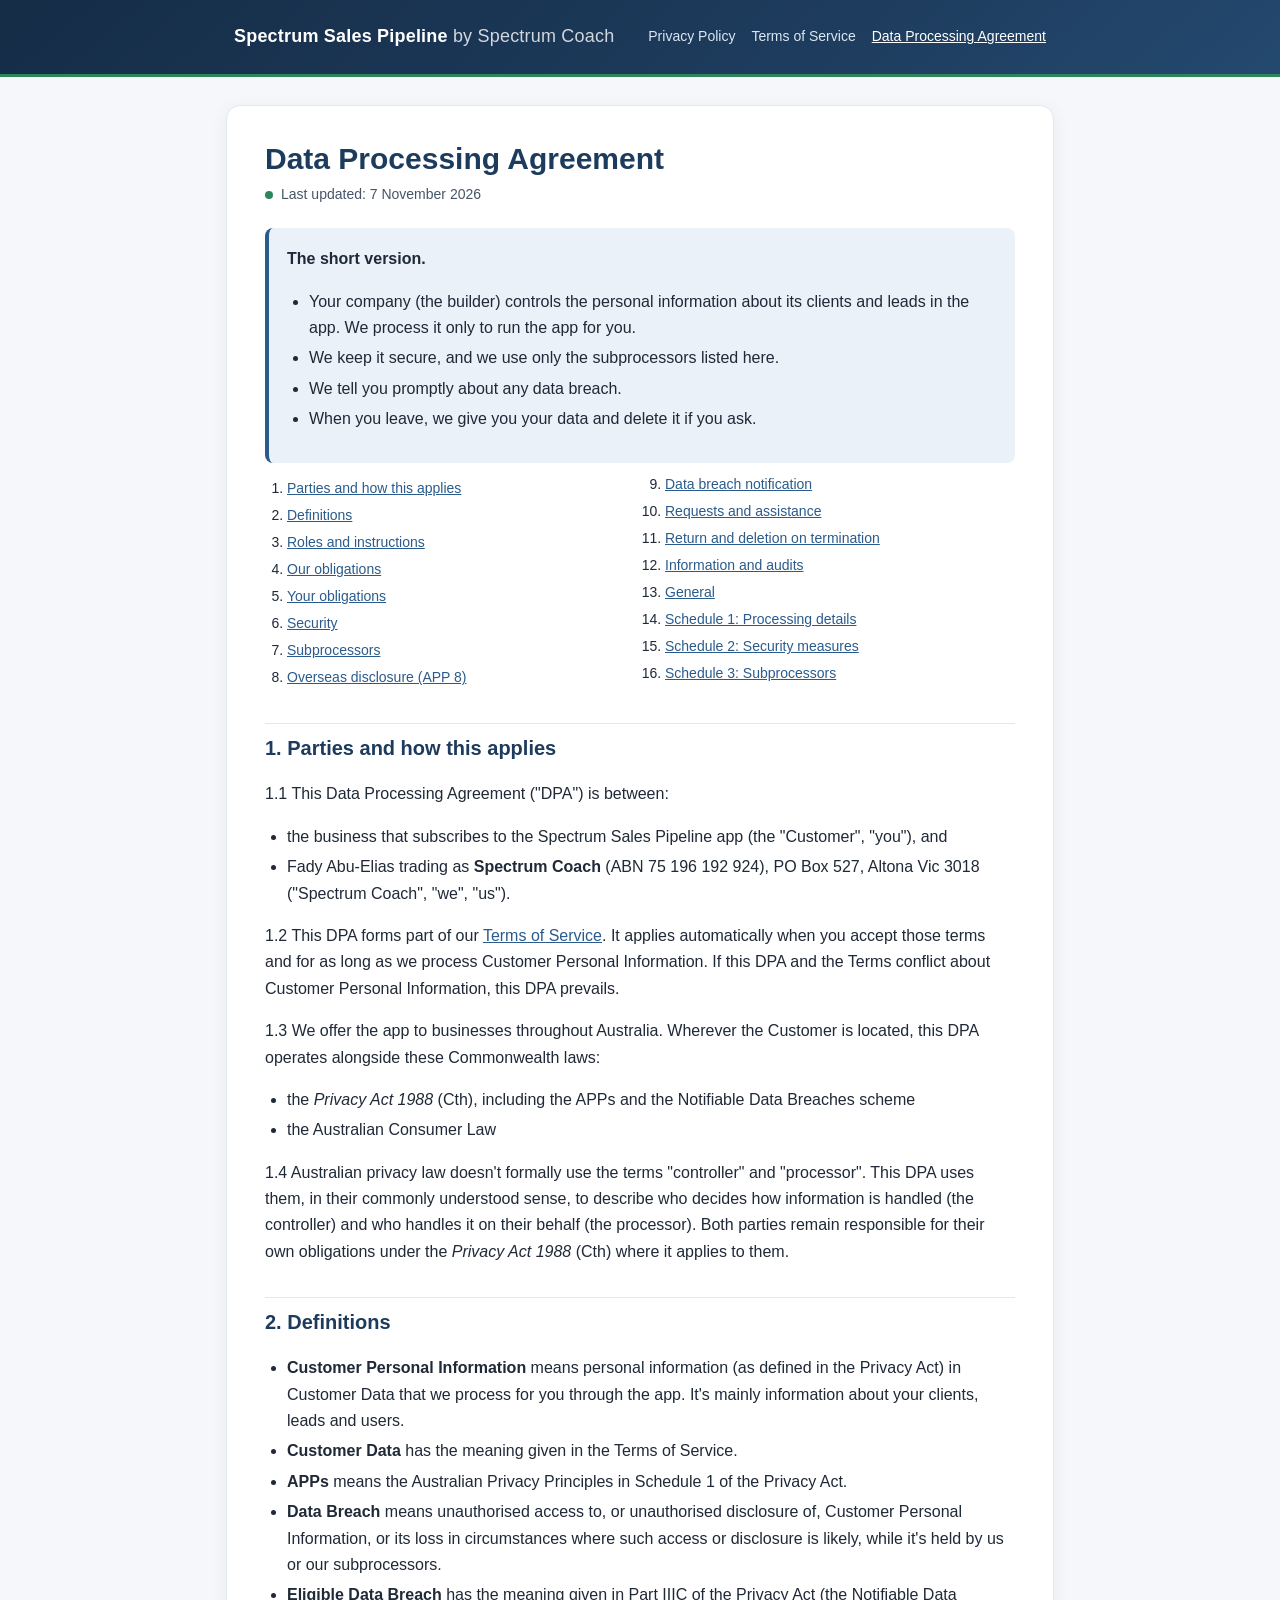
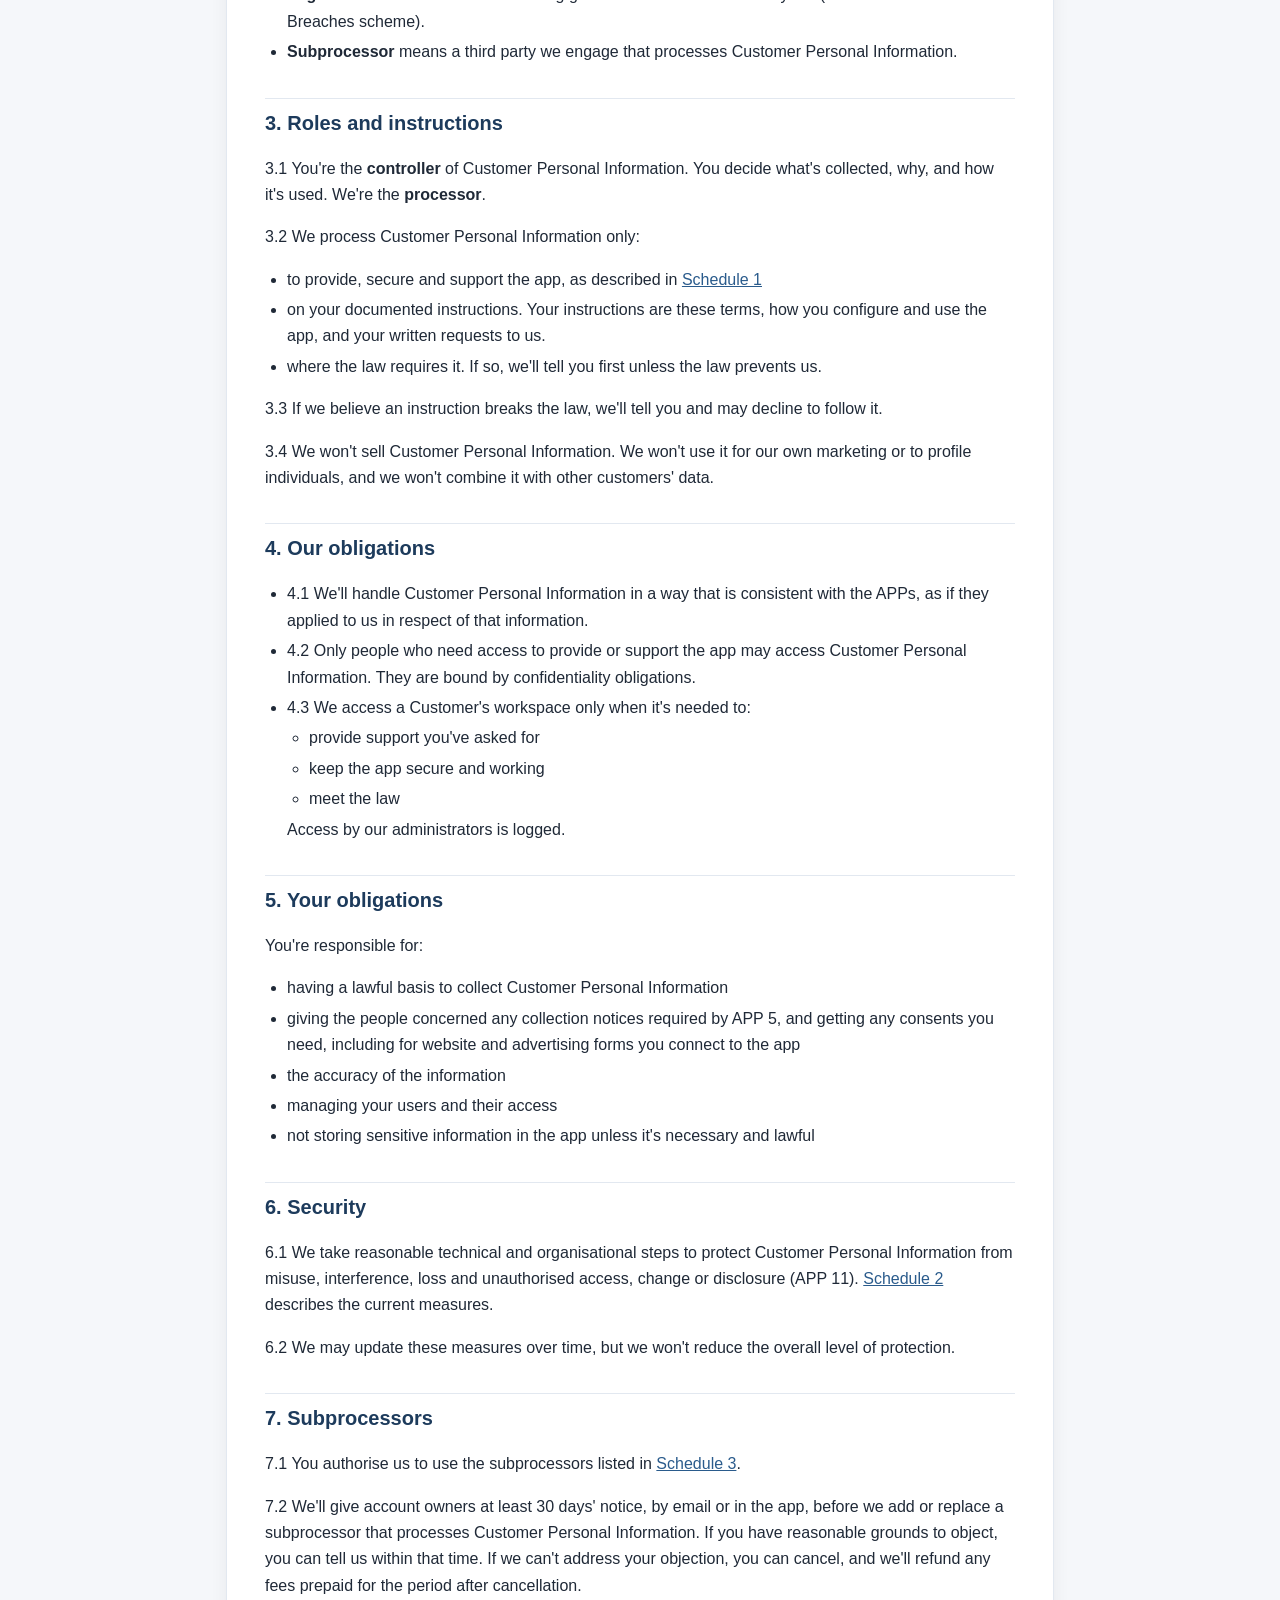
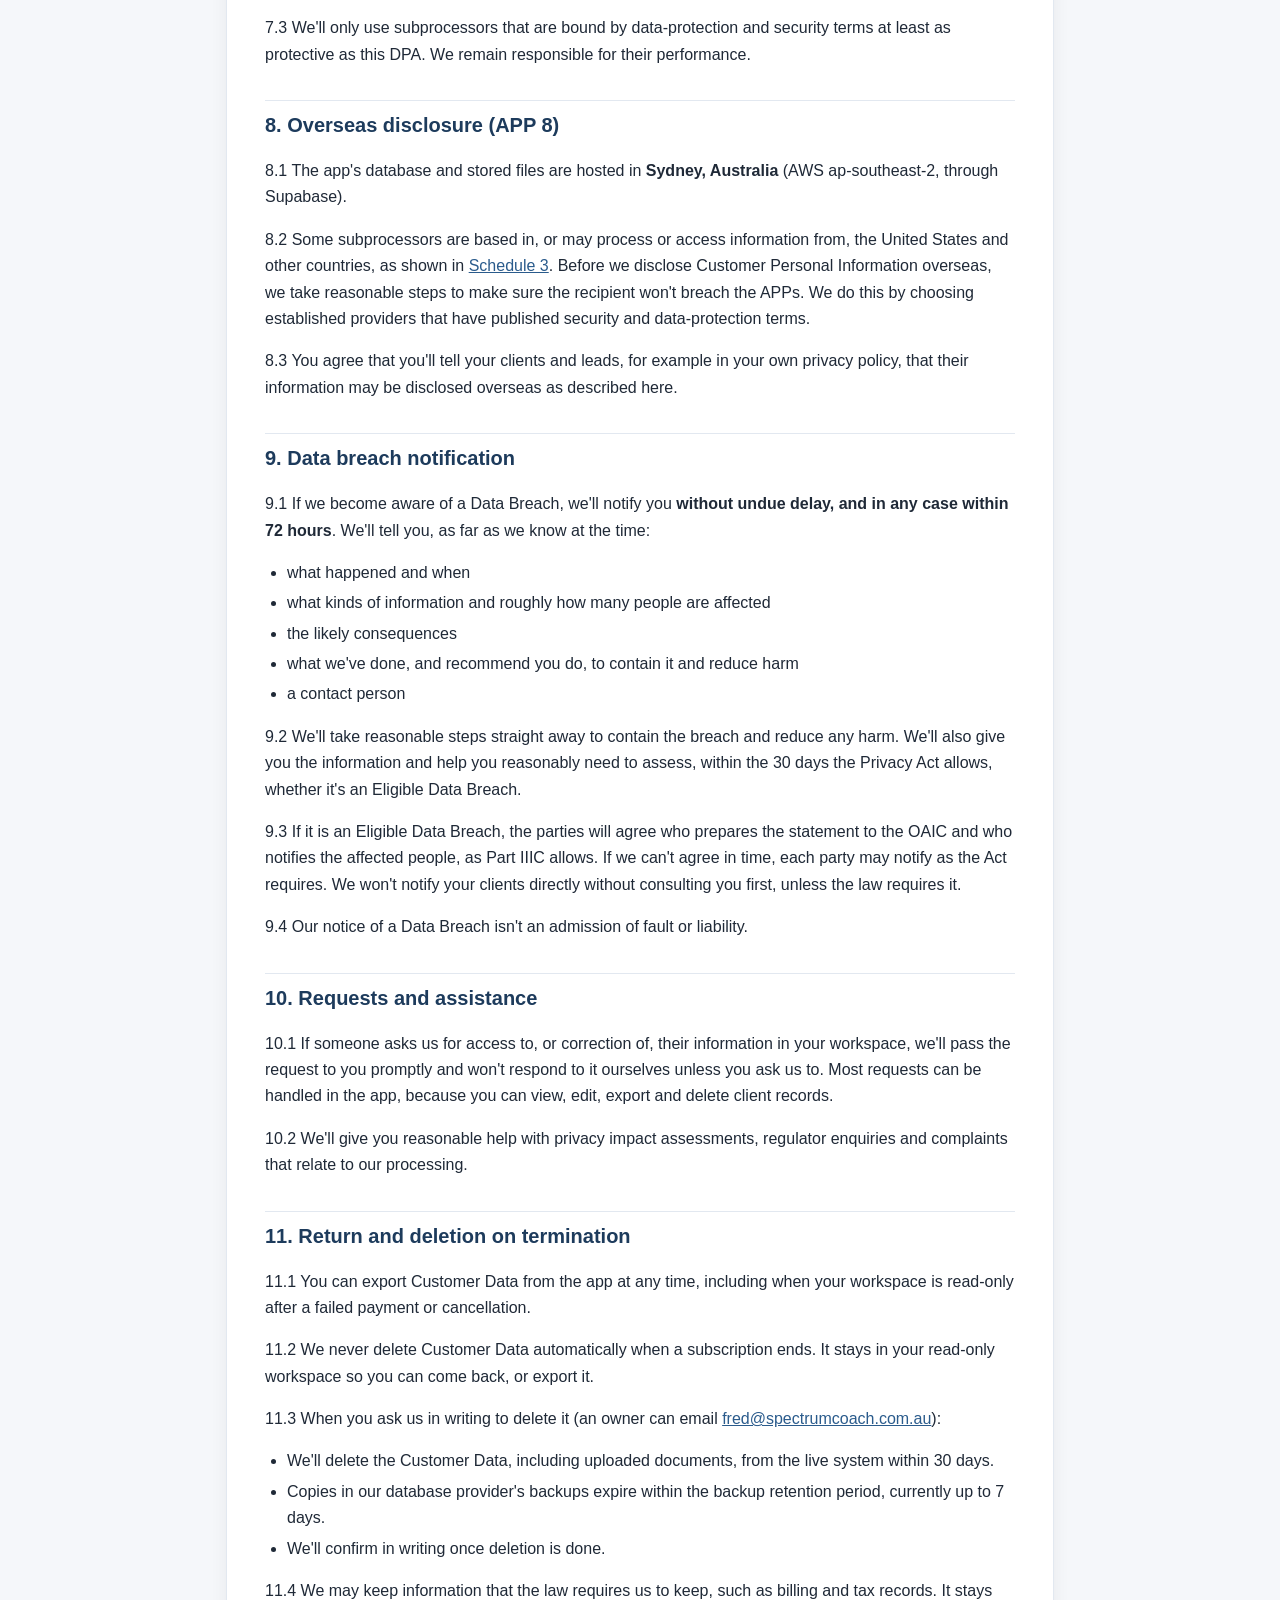
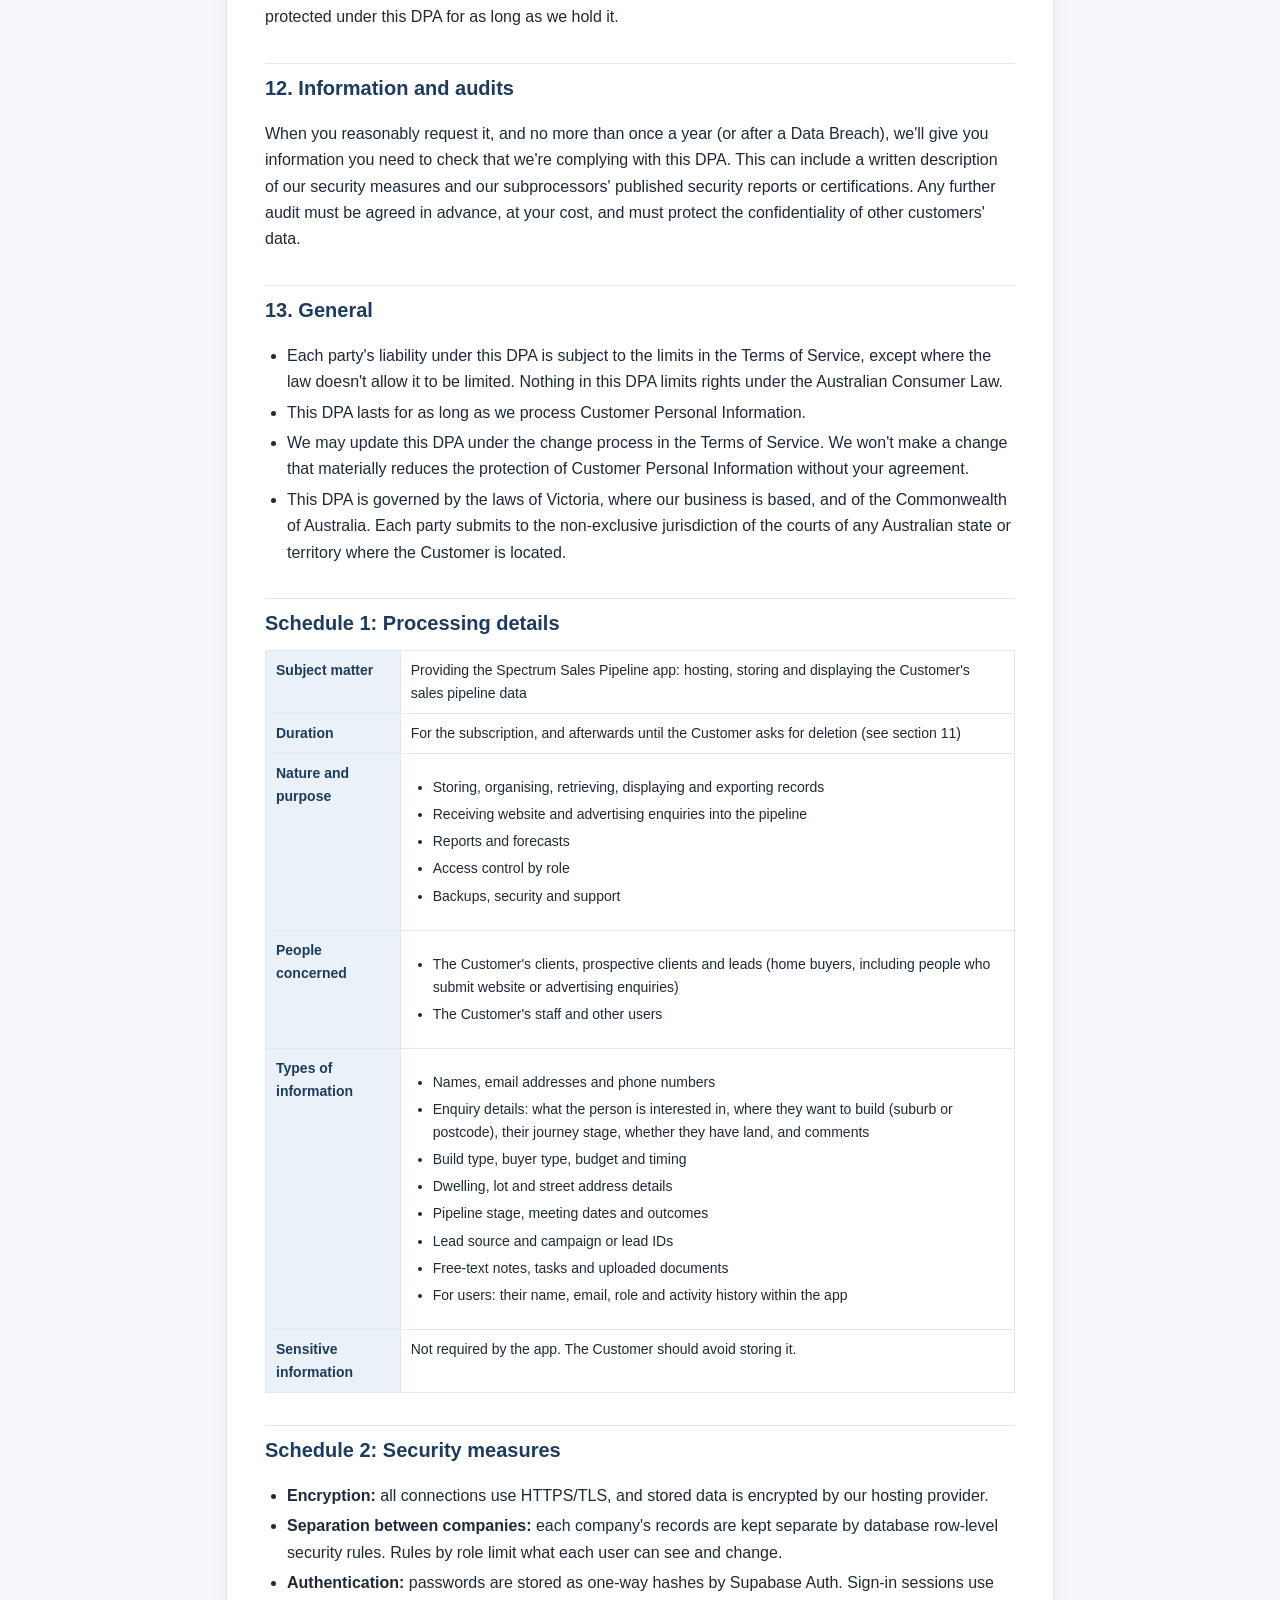
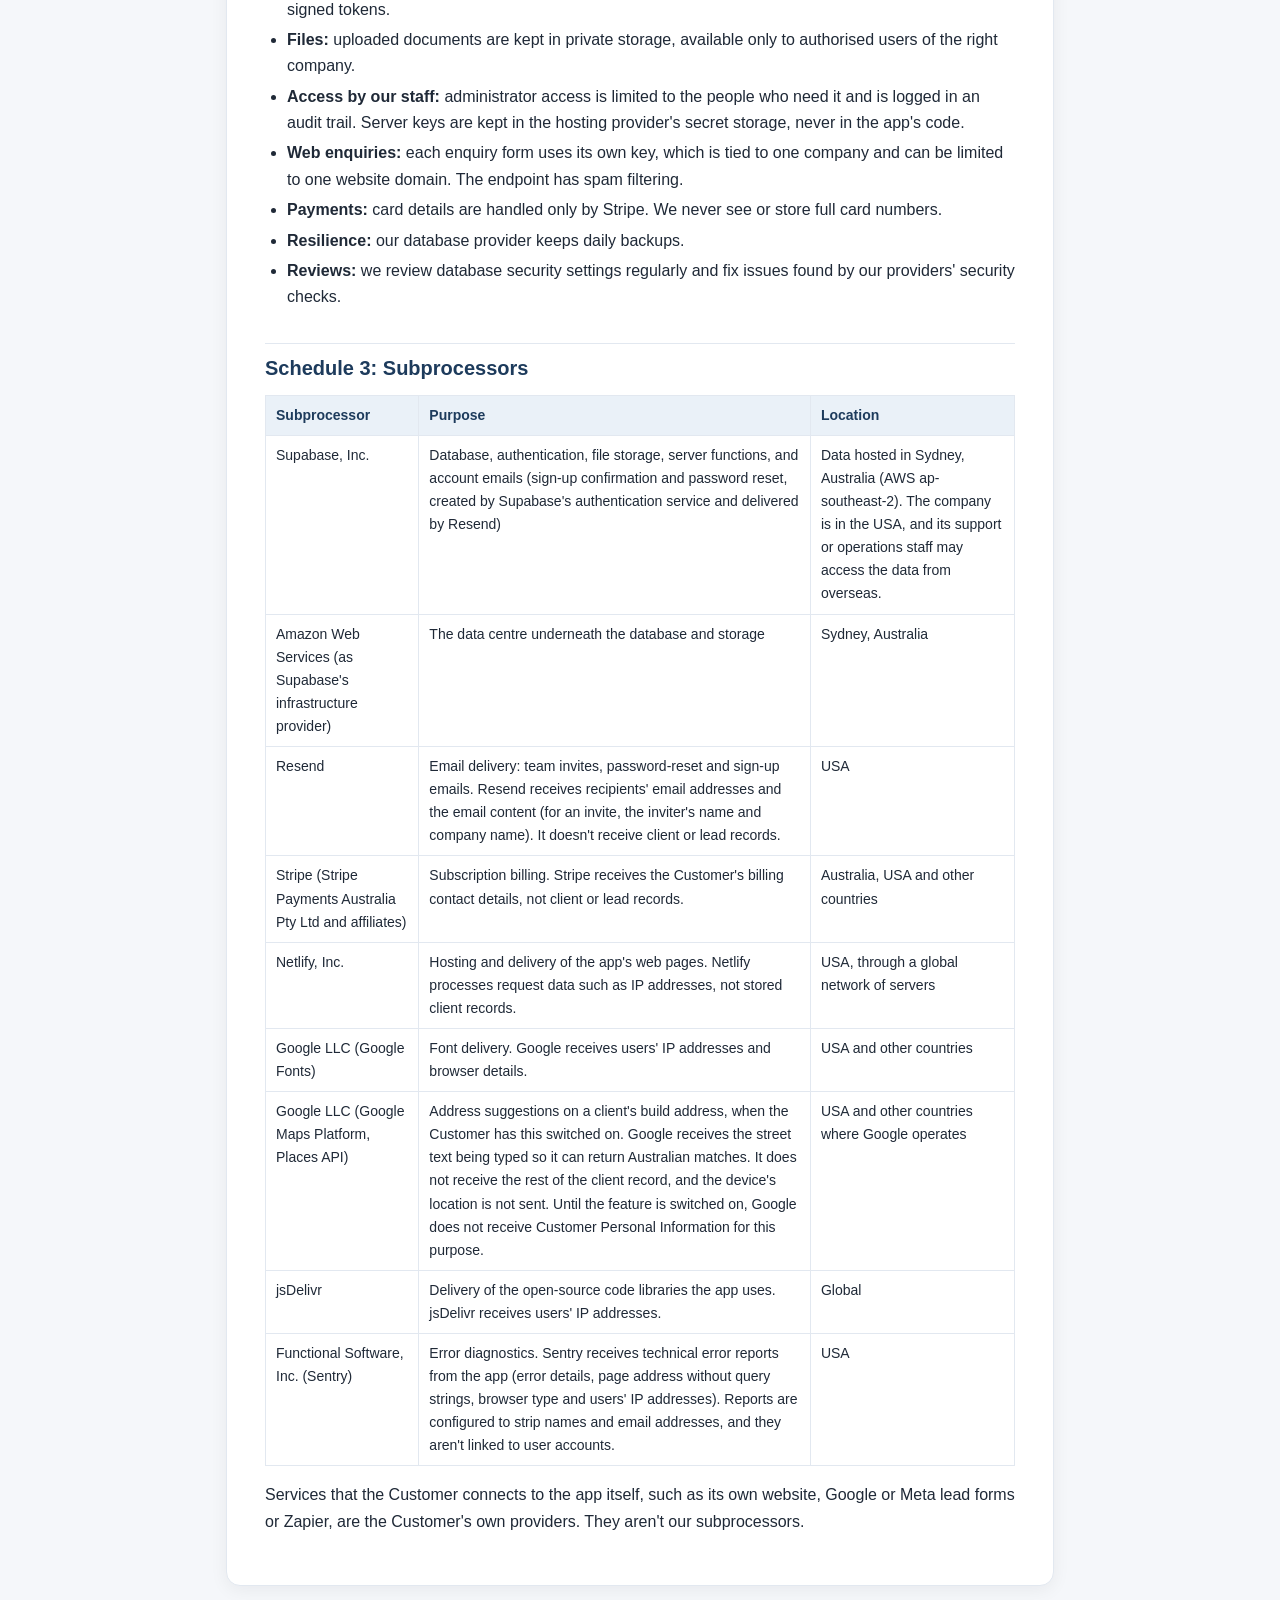
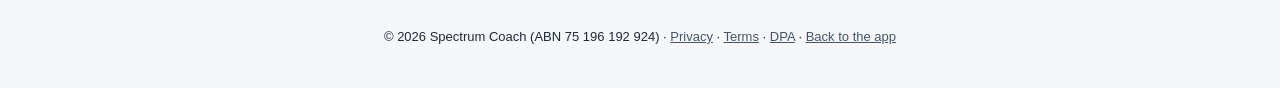
<file: dpa.html>
<!DOCTYPE html>
<html lang="en-AU">
<head>
<meta charset="UTF-8" />
<meta name="viewport" content="width=device-width, initial-scale=1.0" />
<title>Data Processing Agreement | Spectrum Sales Pipeline</title>
<meta name="description" content="How Spectrum Coach processes builders' client and lead data in the Spectrum Sales Pipeline app." />
<link rel="stylesheet" href="/legal.css" />
</head>
<body>
<header class="lg-top"><div class="in">
  <a class="lg-brand" href="/">Spectrum Sales Pipeline <span>by Spectrum Coach</span></a>
  <nav class="lg-nav" aria-label="Legal">
    <a href="/privacy.html">Privacy Policy</a>
    <a href="/terms.html">Terms of Service</a>
    <a href="/dpa.html" aria-current="page">Data Processing Agreement</a>
  </nav>
</div></header>

<main><article class="lg-card">
<h1>Data Processing Agreement</h1>
<p class="lg-updated">Last updated: 7 November 2026</p>

<div class="lg-summary">
  <p><strong>The short version.</strong></p>
  <ul>
    <li>Your company (the builder) controls the personal information about its clients and leads in the app. We process it only to run the app for you.</li>
    <li>We keep it secure, and we use only the subprocessors listed here.</li>
    <li>We tell you promptly about any data breach.</li>
    <li>When you leave, we give you your data and delete it if you ask.</li>
  </ul>
</div>

<nav aria-label="Contents"><ol class="lg-toc">
  <li><a href="#parties">Parties and how this applies</a></li>
  <li><a href="#defs">Definitions</a></li>
  <li><a href="#roles">Roles and instructions</a></li>
  <li><a href="#obligations">Our obligations</a></li>
  <li><a href="#customer">Your obligations</a></li>
  <li><a href="#security">Security</a></li>
  <li><a href="#subprocessors">Subprocessors</a></li>
  <li><a href="#overseas">Overseas disclosure (APP 8)</a></li>
  <li><a href="#breach">Data breach notification</a></li>
  <li><a href="#assist">Requests and assistance</a></li>
  <li><a href="#return">Return and deletion on termination</a></li>
  <li><a href="#audit">Information and audits</a></li>
  <li><a href="#general">General</a></li>
  <li><a href="#sch1">Schedule 1: Processing details</a></li>
  <li><a href="#sch2">Schedule 2: Security measures</a></li>
  <li><a href="#sch3">Schedule 3: Subprocessors</a></li>
</ol></nav>

<h2 id="parties">1. Parties and how this applies</h2>
<p>1.1 This Data Processing Agreement ("DPA") is between:</p>
<ul>
  <li>the business that subscribes to the Spectrum Sales Pipeline app (the "Customer", "you"), and</li>
  <li>Fady Abu-Elias trading as <strong>Spectrum Coach</strong> (ABN 75 196 192 924), PO Box 527, Altona Vic 3018 ("Spectrum Coach", "we", "us").</li>
</ul>
<p>1.2 This DPA forms part of our <a href="/terms.html">Terms of Service</a>. It applies automatically when you accept those terms and for as long as we process Customer Personal Information. If this DPA and the Terms conflict about Customer Personal Information, this DPA prevails.</p>
<p>1.3 We offer the app to businesses throughout Australia. Wherever the Customer is located, this DPA operates alongside these Commonwealth laws:</p>
<ul>
  <li>the <em>Privacy Act 1988</em> (Cth), including the APPs and the Notifiable Data Breaches scheme</li>
  <li>the Australian Consumer Law</li>
</ul>
<p>1.4 Australian privacy law doesn't formally use the terms "controller" and "processor". This DPA uses them, in their commonly understood sense, to describe who decides how information is handled (the controller) and who handles it on their behalf (the processor). Both parties remain responsible for their own obligations under the <em>Privacy Act 1988</em> (Cth) where it applies to them.</p>

<h2 id="defs">2. Definitions</h2>
<ul>
  <li><strong>Customer Personal Information</strong> means personal information (as defined in the Privacy Act) in Customer Data that we process for you through the app. It's mainly information about your clients, leads and users.</li>
  <li><strong>Customer Data</strong> has the meaning given in the Terms of Service.</li>
  <li><strong>APPs</strong> means the Australian Privacy Principles in Schedule 1 of the Privacy Act.</li>
  <li><strong>Data Breach</strong> means unauthorised access to, or unauthorised disclosure of, Customer Personal Information, or its loss in circumstances where such access or disclosure is likely, while it's held by us or our subprocessors.</li>
  <li><strong>Eligible Data Breach</strong> has the meaning given in Part IIIC of the Privacy Act (the Notifiable Data Breaches scheme).</li>
  <li><strong>Subprocessor</strong> means a third party we engage that processes Customer Personal Information.</li>
</ul>

<h2 id="roles">3. Roles and instructions</h2>
<p>3.1 You're the <strong>controller</strong> of Customer Personal Information. You decide what's collected, why, and how it's used. We're the <strong>processor</strong>.</p>
<p>3.2 We process Customer Personal Information only:</p>
<ul>
  <li>to provide, secure and support the app, as described in <a href="#sch1">Schedule 1</a></li>
  <li>on your documented instructions. Your instructions are these terms, how you configure and use the app, and your written requests to us.</li>
  <li>where the law requires it. If so, we'll tell you first unless the law prevents us.</li>
</ul>
<p>3.3 If we believe an instruction breaks the law, we'll tell you and may decline to follow it.</p>
<p>3.4 We won't sell Customer Personal Information. We won't use it for our own marketing or to profile individuals, and we won't combine it with other customers' data.</p>

<h2 id="obligations">4. Our obligations</h2>
<ul>
  <li>4.1 We'll handle Customer Personal Information in a way that is consistent with the APPs, as if they applied to us in respect of that information.</li>
  <li>4.2 Only people who need access to provide or support the app may access Customer Personal Information. They are bound by confidentiality obligations.</li>
  <li>4.3 We access a Customer's workspace only when it's needed to:
    <ul>
      <li>provide support you've asked for</li>
      <li>keep the app secure and working</li>
      <li>meet the law</li>
    </ul>
    Access by our administrators is logged.</li>
</ul>

<h2 id="customer">5. Your obligations</h2>
<p>You're responsible for:</p>
<ul>
  <li>having a lawful basis to collect Customer Personal Information</li>
  <li>giving the people concerned any collection notices required by APP 5, and getting any consents you need, including for website and advertising forms you connect to the app</li>
  <li>the accuracy of the information</li>
  <li>managing your users and their access</li>
  <li>not storing sensitive information in the app unless it's necessary and lawful</li>
</ul>

<h2 id="security">6. Security</h2>
<p>6.1 We take reasonable technical and organisational steps to protect Customer Personal Information from misuse, interference, loss and unauthorised access, change or disclosure (APP 11). <a href="#sch2">Schedule 2</a> describes the current measures.</p>
<p>6.2 We may update these measures over time, but we won't reduce the overall level of protection.</p>

<h2 id="subprocessors">7. Subprocessors</h2>
<p>7.1 You authorise us to use the subprocessors listed in <a href="#sch3">Schedule 3</a>.</p>
<p>7.2 We'll give account owners at least 30 days' notice, by email or in the app, before we add or replace a subprocessor that processes Customer Personal Information. If you have reasonable grounds to object, you can tell us within that time. If we can't address your objection, you can cancel, and we'll refund any fees prepaid for the period after cancellation.</p>
<p>7.3 We'll only use subprocessors that are bound by data-protection and security terms at least as protective as this DPA. We remain responsible for their performance.</p>

<h2 id="overseas">8. Overseas disclosure (APP 8)</h2>
<p>8.1 The app's database and stored files are hosted in <strong>Sydney, Australia</strong> (AWS ap-southeast-2, through Supabase).</p>
<p>8.2 Some subprocessors are based in, or may process or access information from, the United States and other countries, as shown in <a href="#sch3">Schedule 3</a>. Before we disclose Customer Personal Information overseas, we take reasonable steps to make sure the recipient won't breach the APPs. We do this by choosing established providers that have published security and data-protection terms.</p>
<p>8.3 You agree that you'll tell your clients and leads, for example in your own privacy policy, that their information may be disclosed overseas as described here.</p>

<h2 id="breach">9. Data breach notification</h2>
<p>9.1 If we become aware of a Data Breach, we'll notify you <strong>without undue delay, and in any case within 72 hours</strong>. We'll tell you, as far as we know at the time:</p>
<ul>
  <li>what happened and when</li>
  <li>what kinds of information and roughly how many people are affected</li>
  <li>the likely consequences</li>
  <li>what we've done, and recommend you do, to contain it and reduce harm</li>
  <li>a contact person</li>
</ul>
<p>9.2 We'll take reasonable steps straight away to contain the breach and reduce any harm. We'll also give you the information and help you reasonably need to assess, within the 30 days the Privacy Act allows, whether it's an Eligible Data Breach.</p>
<p>9.3 If it is an Eligible Data Breach, the parties will agree who prepares the statement to the OAIC and who notifies the affected people, as Part IIIC allows. If we can't agree in time, each party may notify as the Act requires. We won't notify your clients directly without consulting you first, unless the law requires it.</p>
<p>9.4 Our notice of a Data Breach isn't an admission of fault or liability.</p>

<h2 id="assist">10. Requests and assistance</h2>
<p>10.1 If someone asks us for access to, or correction of, their information in your workspace, we'll pass the request to you promptly and won't respond to it ourselves unless you ask us to. Most requests can be handled in the app, because you can view, edit, export and delete client records.</p>
<p>10.2 We'll give you reasonable help with privacy impact assessments, regulator enquiries and complaints that relate to our processing.</p>

<h2 id="return">11. Return and deletion on termination</h2>
<p>11.1 You can export Customer Data from the app at any time, including when your workspace is read-only after a failed payment or cancellation.</p>
<p>11.2 We never delete Customer Data automatically when a subscription ends. It stays in your read-only workspace so you can come back, or export it.</p>
<p>11.3 When you ask us in writing to delete it (an owner can email <a href="mailto:fred@spectrumcoach.com.au">fred@spectrumcoach.com.au</a>):</p>
<ul>
  <li>We'll delete the Customer Data, including uploaded documents, from the live system within 30 days.</li>
  <li>Copies in our database provider's backups expire within the backup retention period, currently up to 7 days.</li>
  <li>We'll confirm in writing once deletion is done.</li>
</ul>
<p>11.4 We may keep information that the law requires us to keep, such as billing and tax records. It stays protected under this DPA for as long as we hold it.</p>

<h2 id="audit">12. Information and audits</h2>
<p>When you reasonably request it, and no more than once a year (or after a Data Breach), we'll give you information you need to check that we're complying with this DPA. This can include a written description of our security measures and our subprocessors' published security reports or certifications. Any further audit must be agreed in advance, at your cost, and must protect the confidentiality of other customers' data.</p>

<h2 id="general">13. General</h2>
<ul>
  <li>Each party's liability under this DPA is subject to the limits in the Terms of Service, except where the law doesn't allow it to be limited. Nothing in this DPA limits rights under the Australian Consumer Law.</li>
  <li>This DPA lasts for as long as we process Customer Personal Information.</li>
  <li>We may update this DPA under the change process in the Terms of Service. We won't make a change that materially reduces the protection of Customer Personal Information without your agreement.</li>
  <li>This DPA is governed by the laws of Victoria, where our business is based, and of the Commonwealth of Australia. Each party submits to the non-exclusive jurisdiction of the courts of any Australian state or territory where the Customer is located.</li>
</ul>

<h2 id="sch1">Schedule 1: Processing details</h2>
<table>
  <tbody>
    <tr><th>Subject matter</th><td>Providing the Spectrum Sales Pipeline app: hosting, storing and displaying the Customer's sales pipeline data</td></tr>
    <tr><th>Duration</th><td>For the subscription, and afterwards until the Customer asks for deletion (see section 11)</td></tr>
    <tr><th>Nature and purpose</th><td>
      <ul>
        <li>Storing, organising, retrieving, displaying and exporting records</li>
        <li>Receiving website and advertising enquiries into the pipeline</li>
        <li>Reports and forecasts</li>
        <li>Access control by role</li>
        <li>Backups, security and support</li>
      </ul>
    </td></tr>
    <tr><th>People concerned</th><td>
      <ul>
        <li>The Customer's clients, prospective clients and leads (home buyers, including people who submit website or advertising enquiries)</li>
        <li>The Customer's staff and other users</li>
      </ul>
    </td></tr>
    <tr><th>Types of information</th><td>
      <ul>
        <li>Names, email addresses and phone numbers</li>
        <li>Enquiry details: what the person is interested in, where they want to build (suburb or postcode), their journey stage, whether they have land, and comments</li>
        <li>Build type, buyer type, budget and timing</li>
        <li>Dwelling, lot and street address details</li>
        <li>Pipeline stage, meeting dates and outcomes</li>
        <li>Lead source and campaign or lead IDs</li>
        <li>Free-text notes, tasks and uploaded documents</li>
        <li>For users: their name, email, role and activity history within the app</li>
      </ul>
    </td></tr>
    <tr><th>Sensitive information</th><td>Not required by the app. The Customer should avoid storing it.</td></tr>
  </tbody>
</table>

<h2 id="sch2">Schedule 2: Security measures</h2>
<ul>
  <li><strong>Encryption:</strong> all connections use HTTPS/TLS, and stored data is encrypted by our hosting provider.</li>
  <li><strong>Separation between companies:</strong> each company's records are kept separate by database row-level security rules. Rules by role limit what each user can see and change.</li>
  <li><strong>Authentication:</strong> passwords are stored as one-way hashes by Supabase Auth. Sign-in sessions use signed tokens.</li>
  <li><strong>Files:</strong> uploaded documents are kept in private storage, available only to authorised users of the right company.</li>
  <li><strong>Access by our staff:</strong> administrator access is limited to the people who need it and is logged in an audit trail. Server keys are kept in the hosting provider's secret storage, never in the app's code.</li>
  <li><strong>Web enquiries:</strong> each enquiry form uses its own key, which is tied to one company and can be limited to one website domain. The endpoint has spam filtering.</li>
  <li><strong>Payments:</strong> card details are handled only by Stripe. We never see or store full card numbers.</li>
  <li><strong>Resilience:</strong> our database provider keeps daily backups.</li>
  <li><strong>Reviews:</strong> we review database security settings regularly and fix issues found by our providers' security checks.</li>
</ul>

<h2 id="sch3">Schedule 3: Subprocessors</h2>
<table>
  <thead><tr><th>Subprocessor</th><th>Purpose</th><th>Location</th></tr></thead>
  <tbody>
    <tr><td>Supabase, Inc.</td><td>Database, authentication, file storage, server functions, and account emails (sign-up confirmation and password reset, created by Supabase's authentication service and delivered by Resend)</td><td>Data hosted in Sydney, Australia (AWS ap-southeast-2). The company is in the USA, and its support or operations staff may access the data from overseas.</td></tr>
    <tr><td>Amazon Web Services (as Supabase's infrastructure provider)</td><td>The data centre underneath the database and storage</td><td>Sydney, Australia</td></tr>
    <tr><td>Resend</td><td>Email delivery: team invites, password-reset and sign-up emails. Resend receives recipients' email addresses and the email content (for an invite, the inviter's name and company name). It doesn't receive client or lead records.</td><td>USA</td></tr>
    <tr><td>Stripe (Stripe Payments Australia Pty Ltd and affiliates)</td><td>Subscription billing. Stripe receives the Customer's billing contact details, not client or lead records.</td><td>Australia, USA and other countries</td></tr>
    <tr><td>Netlify, Inc.</td><td>Hosting and delivery of the app's web pages. Netlify processes request data such as IP addresses, not stored client records.</td><td>USA, through a global network of servers</td></tr>
    <tr><td>Google LLC (Google Fonts)</td><td>Font delivery. Google receives users' IP addresses and browser details.</td><td>USA and other countries</td></tr>
    <tr><td>Google LLC (Google Maps Platform, Places API)</td><td>Address suggestions on a client's build address, when the Customer has this switched on. Google receives the street text being typed so it can return Australian matches. It does not receive the rest of the client record, and the device's location is not sent. Until the feature is switched on, Google does not receive Customer Personal Information for this purpose.</td><td>USA and other countries where Google operates</td></tr>
    <tr><td>jsDelivr</td><td>Delivery of the open-source code libraries the app uses. jsDelivr receives users' IP addresses.</td><td>Global</td></tr>
    <tr><td>Functional Software, Inc. (Sentry)</td><td>Error diagnostics. Sentry receives technical error reports from the app (error details, page address without query strings, browser type and users' IP addresses). Reports are configured to strip names and email addresses, and they aren't linked to user accounts.</td><td>USA</td></tr>
  </tbody>
</table>
<p>Services that the Customer connects to the app itself, such as its own website, Google or Meta lead forms or Zapier, are the Customer's own providers. They aren't our subprocessors.</p>
</article></main>

<footer class="lg-foot">
  <p>&copy; 2026 Spectrum Coach (ABN 75 196 192 924) &middot; <a href="/privacy.html">Privacy</a> &middot; <a href="/terms.html">Terms</a> &middot; <a href="/dpa.html">DPA</a> &middot; <a href="/">Back to the app</a></p>
</footer>
</body>
</html>
</file>
<file: legal.css>
/* Spectrum Sales Pipeline - public legal pages (privacy, terms, DPA).
   Same palette as the app: navy/blue on white, green only as a small accent. */
:root{
  --navy:#1d3b5c; --navy-deep:#152c46; --primary:#2a5b8c; --primary-deep:#214a73;
  --primary-soft:#eaf1f8; --accent:#2f855a; --accent-soft:#e6f4ec;
  --ink:#1f2937; --muted:#475569; --line:#e2e8f0; --bg:#f5f7fa; --card:#fff;
}
*{box-sizing:border-box}
html{-webkit-text-size-adjust:100%}
body{margin:0;background:var(--bg);color:var(--ink);
  font-family:"Lato",-apple-system,BlinkMacSystemFont,"Segoe UI",Roboto,Helvetica,Arial,sans-serif;
  font-size:16px;line-height:1.65}
a{color:var(--primary)} a:hover{color:var(--primary-deep)}
.lg-top{background:linear-gradient(140deg,var(--navy-deep),var(--navy) 60%,#24496f);color:#fff;
  border-bottom:3px solid var(--accent)}
.lg-top .in{max-width:860px;margin:0 auto;padding:22px 24px;display:flex;align-items:center;
  justify-content:space-between;gap:16px;flex-wrap:wrap}
.lg-brand{color:#fff;text-decoration:none;font-weight:900;font-size:18px;letter-spacing:.2px}
.lg-brand span{font-weight:400;opacity:.8}
.lg-nav{display:flex;gap:16px;flex-wrap:wrap;font-size:14px}
.lg-nav a{color:#dbe7f3;text-decoration:none}
.lg-nav a:hover,.lg-nav a[aria-current="page"]{color:#fff;text-decoration:underline}
main{max-width:860px;margin:28px auto 40px;padding:0 16px}
.lg-card{background:var(--card);border:1px solid var(--line);border-radius:14px;
  box-shadow:0 4px 18px rgba(15,23,42,.06);padding:34px 38px}
h1{margin:0 0 6px;font-size:30px;line-height:1.25;color:var(--navy)}
.lg-updated{margin:0 0 22px;color:var(--muted);font-size:14px}
.lg-updated::before{content:"";display:inline-block;width:8px;height:8px;border-radius:50%;
  background:var(--accent);margin-right:8px;vertical-align:middle}
h2{margin:32px 0 8px;font-size:20px;color:var(--navy);padding-top:8px;border-top:1px solid var(--line)}
h3{margin:20px 0 6px;font-size:16px;color:var(--ink)}
p,li{color:var(--ink)} ul,ol{padding-left:22px} li{margin:4px 0}
.lg-summary{background:var(--primary-soft);border-left:4px solid var(--primary);border-radius:8px;
  padding:14px 18px;margin:0 0 8px}
.lg-summary p{margin:4px 0}
.lg-toc{font-size:14px;columns:2;column-gap:28px;margin:10px 0 0}
@media (max-width:640px){.lg-toc{columns:1}.lg-card{padding:24px 20px}h1{font-size:25px}}
table{width:100%;border-collapse:collapse;margin:10px 0 6px;font-size:14px}
th,td{text-align:left;vertical-align:top;border:1px solid var(--line);padding:8px 10px}
th{background:var(--primary-soft);color:var(--navy)}
.lg-ph{background:#fff7e0;border:1px dashed #b7791f;color:#7a4f0e;border-radius:4px;padding:0 4px;
  font-weight:700;font-size:.92em}
.lg-foot{max-width:860px;margin:0 auto 40px;padding:0 24px;color:var(--muted);font-size:13px;text-align:center}
.lg-foot a{color:var(--muted)}
@media print{.lg-top,.lg-foot{display:none}.lg-card{border:0;box-shadow:none;padding:0}body{background:#fff}}
</file>
